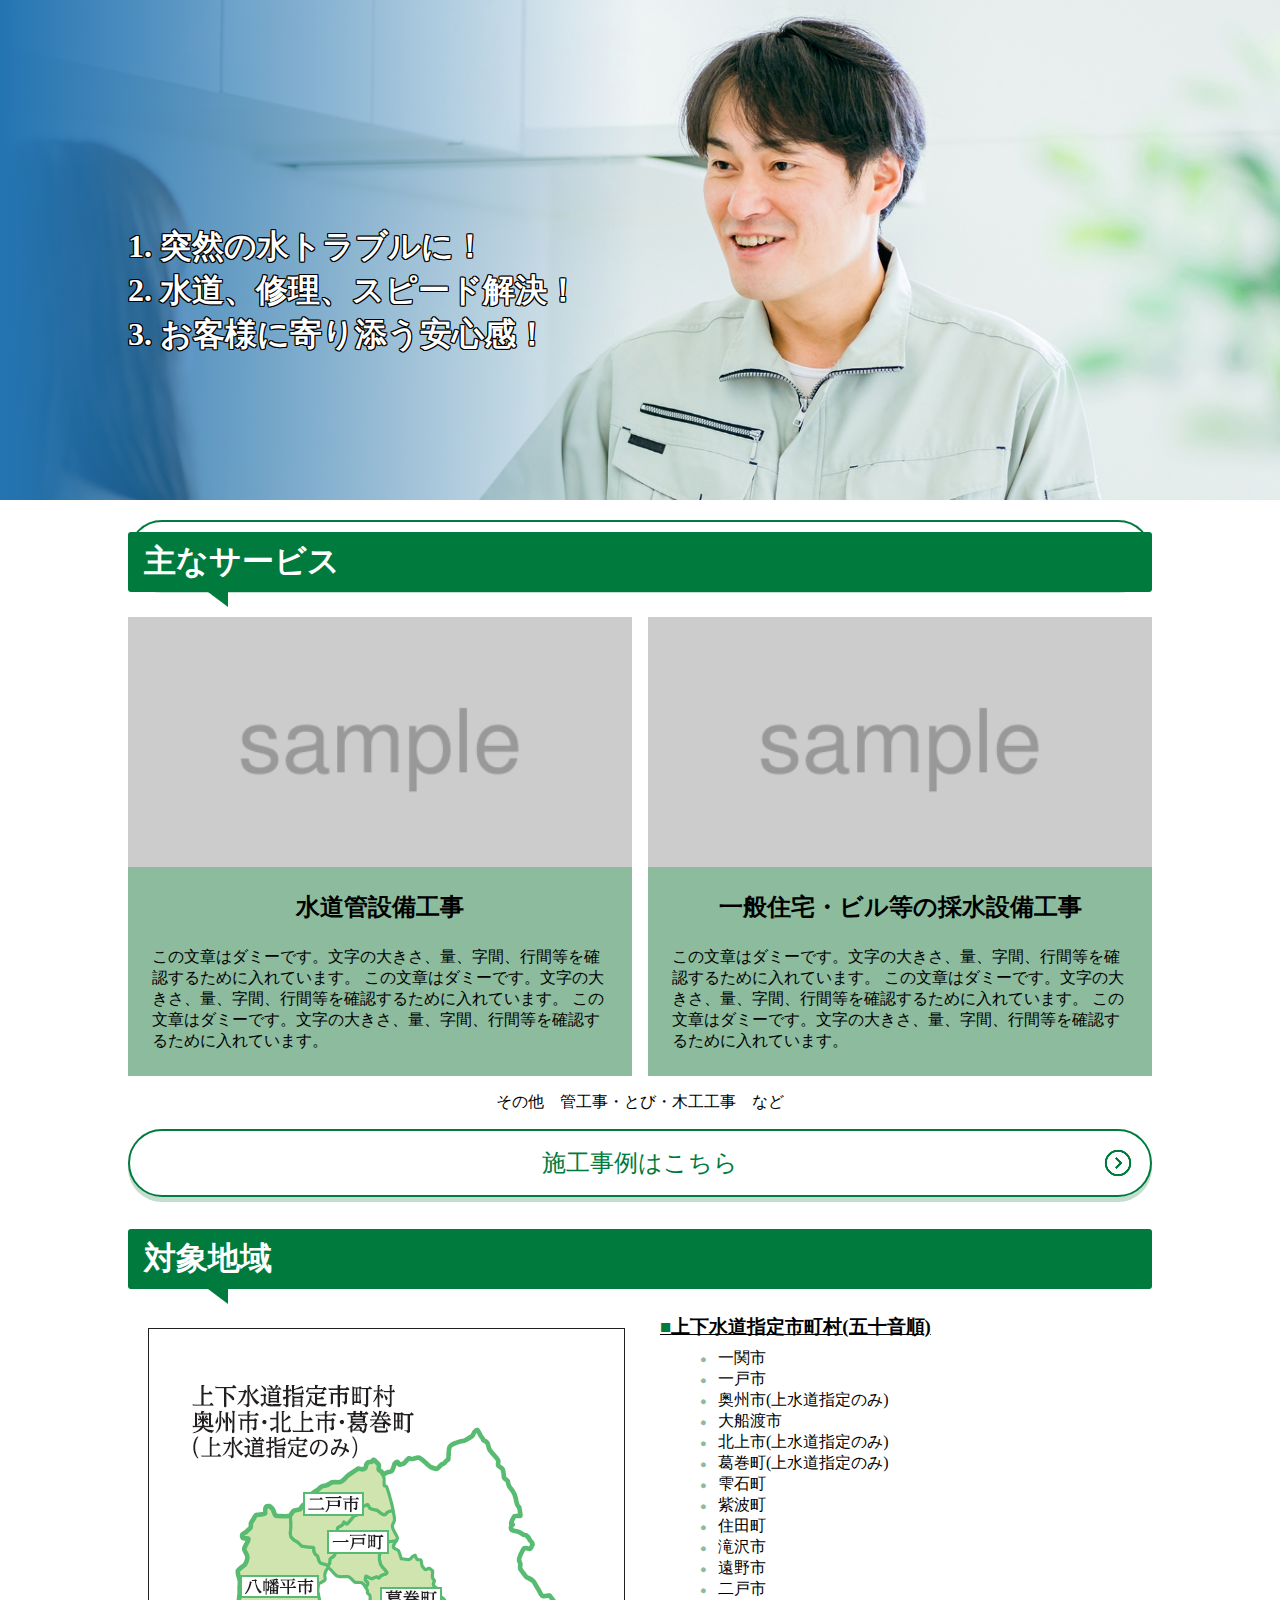
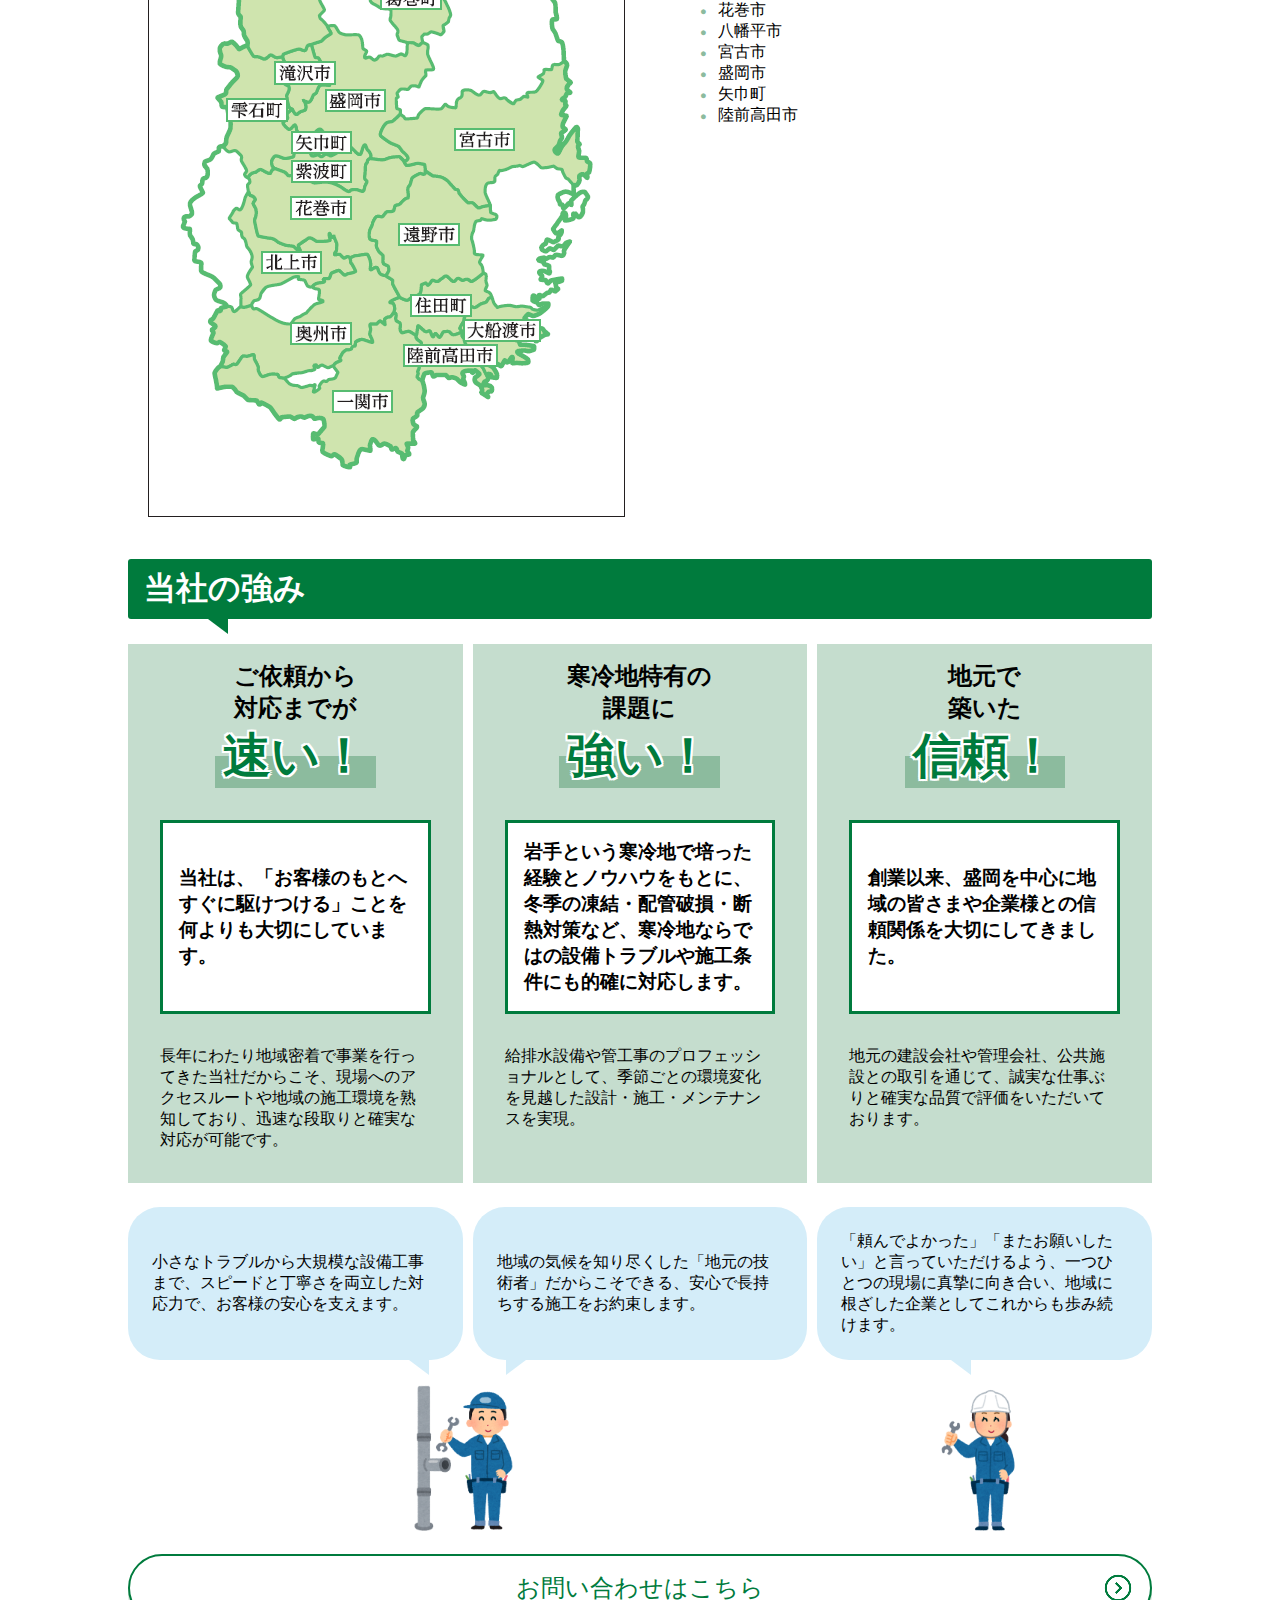
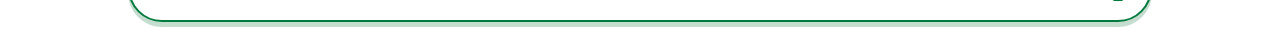
<file: html/index.html>
<!DOCTYPE html>
<html lang="ja">
<head>
    <meta charset="UTF-8">
    <meta name="viewport" content="width=device-width, initial-scale=1.0">
    <title>トップページ | 早池峰設備工業</title>
    <link rel="stylesheet" href="../css/index-style.css">
</head>
<body>
    <header></header>
    <main>
      <div id="index-hero">
        <img src="../img/index_hero.jpg" alt="キッチンで女性に笑顔で話しかける作業着姿の男性" id="index-hero-img">
        <div class="img-gradation"></div>
        <div id="index-text">
          <h1>1. 突然の水トラブルに！</h1>
          <h1>2. 水道、修理、スピード解決！</h1>
          <h1>3. お客様に寄り添う安心感！</h1>
        </div>
        <a href="#" class="primary-button index-hero-button">まずはお気軽にお問い合わせください！</a>
      </div>

      <div class="main-content">
        <section id="main-service" class="margin-bottom-2rem">
          <h1 class="section-heading">主なサービス</h1>
          <div class="card-photo-container flex-gap1">
            <div class="card-photo">
              <img src="../img/sample.png" alt="">
              <h2>水道管設備工事</h2>
              <p>
                この文章はダミーです。文字の大きさ、量、字間、行間等を確認するために入れています。
                この文章はダミーです。文字の大きさ、量、字間、行間等を確認するために入れています。
                この文章はダミーです。文字の大きさ、量、字間、行間等を確認するために入れています。
              </p>
            </div>
            <div class="card-photo">
              <img src="../img/sample.png" alt="">
              <h2>一般住宅・ビル等の採水設備工事</h2>
              <p>
                この文章はダミーです。文字の大きさ、量、字間、行間等を確認するために入れています。
                この文章はダミーです。文字の大きさ、量、字間、行間等を確認するために入れています。
                この文章はダミーです。文字の大きさ、量、字間、行間等を確認するために入れています。
              </p>
            </div>
          </div>
          <p class="text-center margin-bottom-1rem">その他　管工事・とび・木工工事　など</p>
          <a href="#" class="primary-button">施工事例はこちら</a>
        </section>

        <section id="subject-area" class="margin-bottom-2rem">
          <h1 class="section-heading">対象地域</h1>
          <div class="flex-gap1">
            <img src="../img/subject-area.png" alt="">
            <div class="subject-list">
              <h3>上下水道指定市町村(五十音順)</h3>
              <ul>
                <li>一関市</li>
                <li>一戸市</li>
                <li>奥州市(上水道指定のみ)</li>
                <li>大船渡市</li>
                <li>北上市(上水道指定のみ)</li>
                <li>葛巻町(上水道指定のみ)</li>
                <li>雫石町</li>
                <li>紫波町</li>
                <li>住田町</li>
                <li>滝沢市</li>
                <li>遠野市</li>
                <li>二戸市</li>
                <li>花巻市</li>
                <li>八幡平市</li>
                <li>宮古市</li>
                <li>盛岡市</li>
                <li>矢巾町</li>
                <li>陸前高田市</li>
              </ul>
            </div>
          </div>
        </section>

        <section id="our-strength" class="margin-bottom-2rem">
          <h1 class="section-heading">当社の強み</h1>
          <div class="strength-container">

            <h3 class="strength-grid1">
              <span>ご依頼から</span>
              <span>対応までが</span>
              <span class="strong">速い！</span>
            </h3>
            <p class="strength-grid2">
              <span class="strength-explain">当社は、「お客様のもとへすぐに駆けつける」ことを何よりも大切にしています。</span>
            </p>
            <p class="strength-grid3">長年にわたり地域密着で事業を行ってきた当社だからこそ、現場へのアクセスルートや地域の施工環境を熟知しており、迅速な段取りと確実な対応が可能です。</p>
            <div class="strength-grid4 speech-balloon">
              <p>小さなトラブルから大規模な設備工事まで、スピードと丁寧さを両立した対応力で、お客様の安心を支えます。</p>
            </div>

            <h3 class="strength-grid5">
              <span>寒冷地特有の</span>
              <span>課題に</span>
              <span class="strong">強い！</span>
            </h3>
            <p class="strength-grid6">
              <span class="strength-explain">岩手という寒冷地で培った経験とノウハウをもとに、冬季の凍結・配管破損・断熱対策など、寒冷地ならではの設備トラブルや施工条件にも的確に対応します。</span>
            </p>
            <p class="strength-grid7">給排水設備や管工事のプロフェッショナルとして、季節ごとの環境変化を見越した設計・施工・メンテナンスを実現。</p>
            <div class="strength-grid8 speech-balloon">
              <p>地域の気候を知り尽くした「地元の技術者」だからこそできる、安心で長持ちする施工をお約束します。</p>
            </div>

            <h3 class="strength-grid9">
              <span>地元で</span>
              <span>築いた</span>
              <span class="strong">信頼！</span>
            </h3>
            <p class="strength-grid10">
              <span class="strength-explain">創業以来、盛岡を中心に地域の皆さまや企業様との信頼関係を大切にしてきました。</span>
            </p>
            <p class="strength-grid11">地元の建設会社や管理会社、公共施設との取引を通じて、誠実な仕事ぶりと確実な品質で評価をいただいております。</p>
            <div class="strength-grid12 speech-balloon">
              <p>「頼んでよかった」「またお願いしたい」と言っていただけるよう、一つひとつの現場に真摯に向き合い、地域に根ざした企業としてこれからも歩み続けます。</p>
            </div>

            <div class="strength-grid13">
              <img src="../img/job_haikankou.png" alt="">
            </div>

            <div class="strength-grid14">
              <img src="../img/job_seibishi_helmet_woman.png" alt="">
            </div>
          </div>

          <a href="#" class="primary-button">お問い合わせはこちら</a>
        </section>

      </div>
    </main>
    <footer></footer>
</body>
</html>
</file>
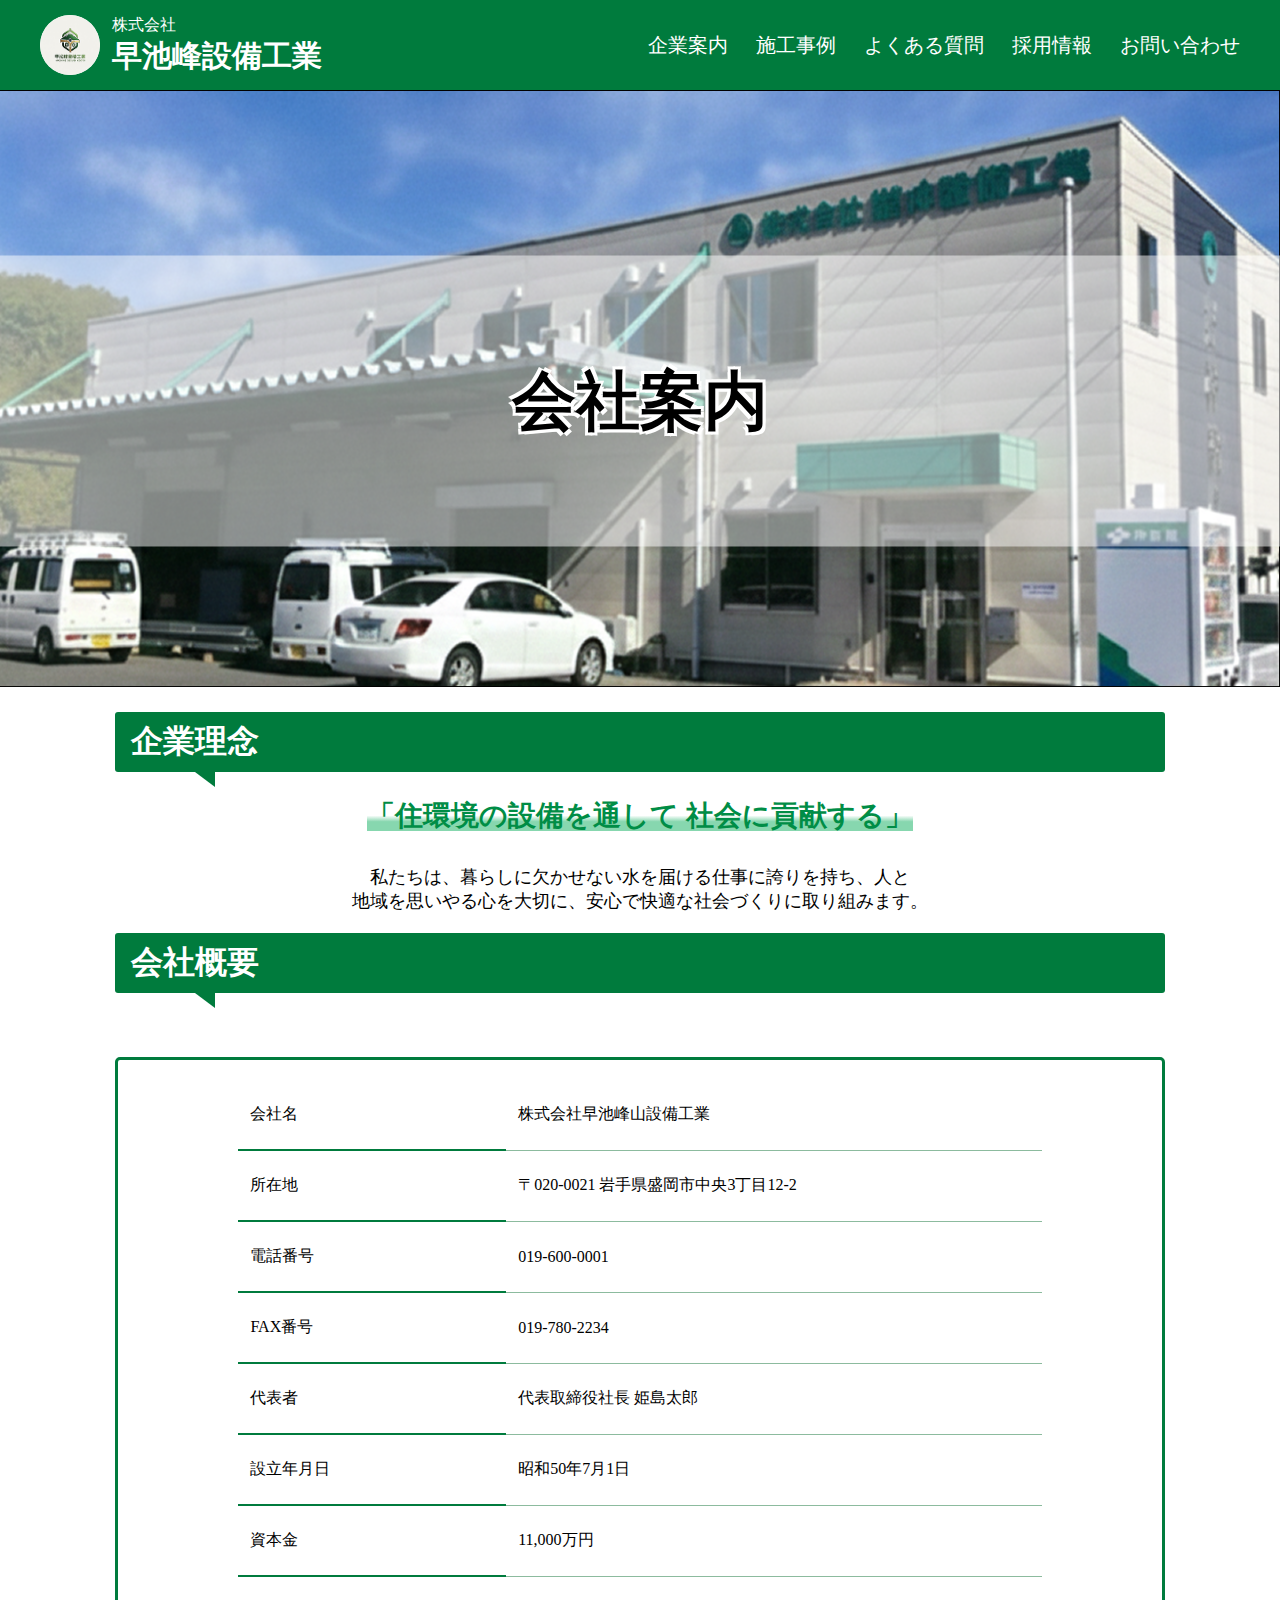
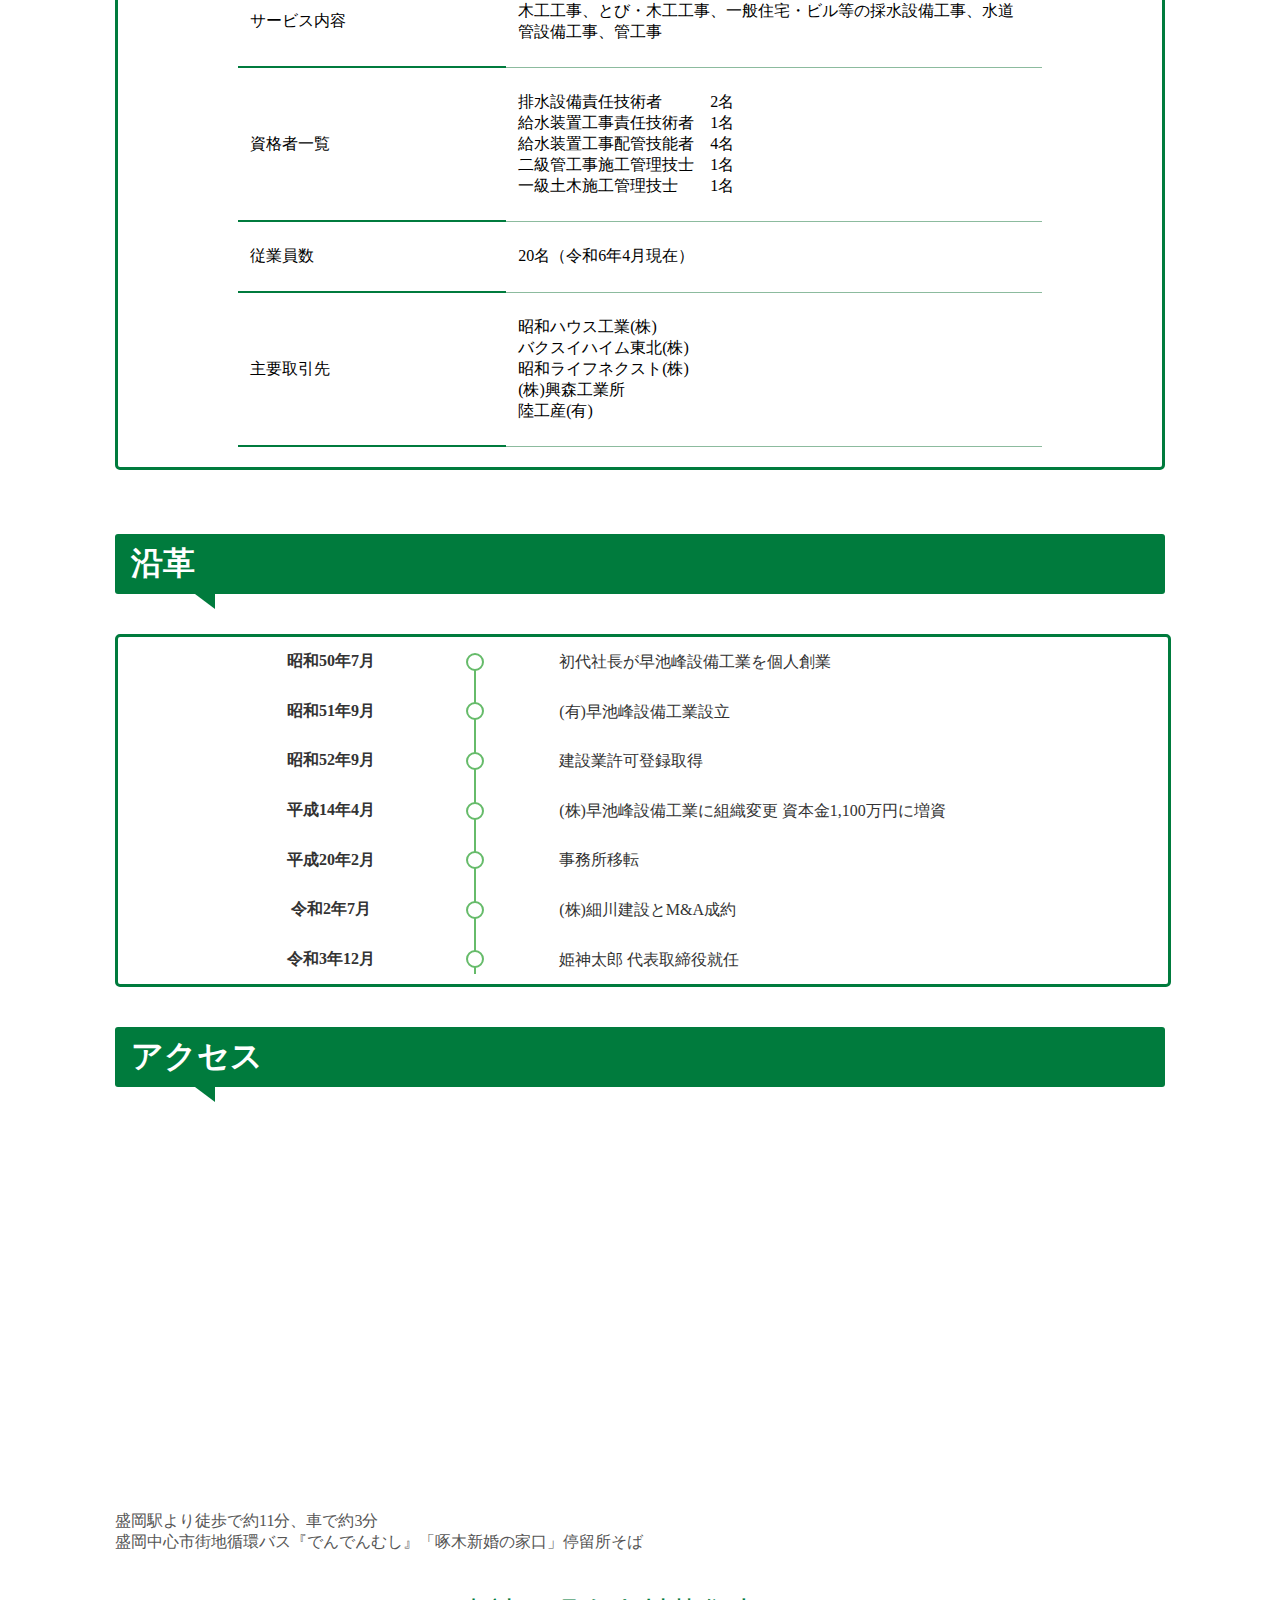
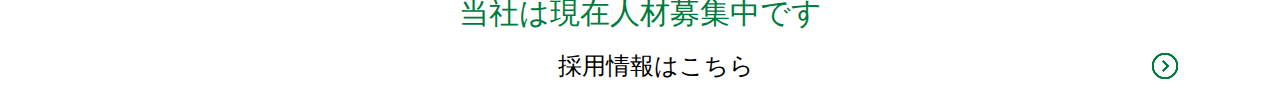
<file: html/about-us.html>
<!DOCTYPE html>
<html lang="en">

<head>
    <meta charset="UTF-8">
    <meta name="viewport" content="width=device-width, initial-scale=1.0">
    <title>会社案内</title>
    <link rel="stylesheet" href="../css/about-style.css">
</head>

<body>
    <header class="site-header">
        <div class="header-inner">

            <div class="logo-area">
                <img src="../img/Ellipse 11.png" alt="会社ロゴ" class="logo">
                <div class="company-name">株式会社<br><span  class="company-name2">早池峰設備工業</span></div>
            </div>

            <nav class="nav">
                <ul>
                    <li><a href="#">企業案内</a></li>
                    <li><a href="#">施工事例</a></li>
                    <li><a href="#">よくある質問</a></li>
                    <li><a href="#">採用情報</a></li>
                    <li><a href="#">お問い合わせ</a></li>
                </ul>
            </nav>

        </div>
    </header>
    <main>
        <div class="hero">
            <img src="../img/早池峰設備工業外装 1.png" alt="会社案内画像">
            <div class="hero-text">
                <p>会社案内</p>
            </div>
        </div>
        <div class="all-content">
            <div class="Corporate philosophy">
                <h1 class="section-heading">企業理念</h1>
                <h2 class="philosophy-title">
                    <span>「住環境の設備を通して 社会に貢献する」</span>
                </h2>
                <p class="philosophy-text">私たちは、暮らしに欠かせない水を届ける仕事に誇りを持ち、人と<br>
                    地域を思いやる心を大切に、安心で快適な社会づくりに取り組みます。</p>
            </div>
            <h1 class="section-heading">会社概要</h1>
            <div class="recruitment-container">
                <div class="recruitment-table">
                    <table>
                        <tr>
                            <th>会社名</th>
                            <td>株式会社早池峰山設備工業</td>
                        </tr>
                        <tr>
                            <th>所在地</th>
                            <td>〒020-0021 岩手県盛岡市中央3丁目12-2</td>
                        </tr>
                        <tr>
                            <th>電話番号</th>
                            <td>019-600-0001</td>
                        </tr>
                        <tr>
                            <th>FAX番号</th>
                            <td>019-780-2234</td>
                        </tr>
                        <tr>
                            <th>代表者</th>
                            <td>代表取締役社長 姫島太郎</td>
                        </tr>
                        <tr>
                            <th>設立年月日</th>
                            <td>昭和50年7月1日</td>
                        </tr>
                        <tr>
                            <th>資本金</th>
                            <td>11,000万円</td>
                        </tr>
                        <tr>
                            <th>サービス内容</th>
                            <td>木工工事、とび・木工工事、一般住宅・ビル等の採水設備工事、水道管設備工事、管工事</td>
                        </tr>
                        <tr>
                            <th>資格者一覧</th>
                            <td>
                                <span class="text">排水設備責任技術者　　　2名</span>
                                <span class="text">給水装置工事責任技術者　1名</span>
                                <span class="text">給水装置工事配管技能者　4名</span>
                                <span class="text">二級管工事施工管理技士　1名</span>
                                <span class="text">一級土木施工管理技士　　1名</span>
                            </td>
                        </tr>
                        <tr>
                            <th>従業員数</th>
                            <td>20名（令和6年4月現在）</td>
                        </tr>
                        <tr>
                            <th>主要取引先</th>
                            <td><span class="text">昭和ハウス工業(株)</span>
                                <span class="text">バクスイハイム東北(株)</span>
                                <span class="text">昭和ライフネクスト(株)</span>
                                <span class="text">(株)興森工業所</span>
                                <span class="text">陸工産(有)</span>
                            </td>
                        </tr>
                    </table>
                </div>
            </div>
            <h1 class="section-heading">沿革</h1>
            <ul class="history">
                <li>
                    <span class="history-date">昭和50年7月</span>
                    <span class="history-content">初代社長が早池峰設備工業を個人創業</span>
                </li>
                <li>
                    <span class="history-date">昭和51年9月</span>
                    <span class="history-content">(有)早池峰設備工業設立</span>
                </li>
                <li>
                    <span class="history-date">昭和52年9月</span>
                    <span class="history-content">建設業許可登録取得</span>
                </li>
                <li>
                    <span class="history-date">平成14年4月</span>
                    <span class="history-content">(株)早池峰設備工業に組織変更 資本金1,100万円に増資</span>
                </li>
                <li>
                    <span class="history-date">平成20年2月</span>
                    <span class="history-content">事務所移転</span>
                </li>
                <li>
                    <span class="history-date">令和2年7月</span>
                    <span class="history-content">(株)細川建設とM&amp;A成約</span>
                </li>
                <li>
                    <span class="history-date">令和3年12月</span>
                    <span class="history-content">姫神太郎 代表取締役就任</span>
                </li>
            </ul>

            <h1 class="section-heading">アクセス</h1>
            <iframe
                src="https://www.google.com/maps/embed?pb=!1m18!1m12!1m3!1d2202.206340727779!2d141.13918177439078!3d39.70594589859582!2m3!1f0!2f0!3f0!3m2!1i1024!2i768!4f13.1!3m3!1m2!1s0x5f857637537b97ef%3A0xd2c10c797f35bb2!2z44CSMDIwLTAwMjEg5bKp5omL55yM55ub5bKh5biC5Lit5aSu6YCa77yT5LiB55uu77yR77yS4oiS77yS!5e1!3m2!1sja!2sjp!4v1765761855428!5m2!1sja!2sjp"
                style="border:0;" allowfullscreen="" loading="lazy"
                referrerpolicy="no-referrer-when-downgrade"></iframe>

            <p class="maps">盛岡駅より徒歩で約11分、車で約3分<br>
                盛岡中心市街地循環バス『でんでんむし』「啄木新婚の家口」停留所そば</p>

            <div class="Contact">
                <p class="request">当社は現在人材募集中です</p>
                <a href="#" class="primary-button">採用情報はこちら</a>
            </div>
        </div>
    </main>

    <footer></footer>
</body>

</html>
</file>
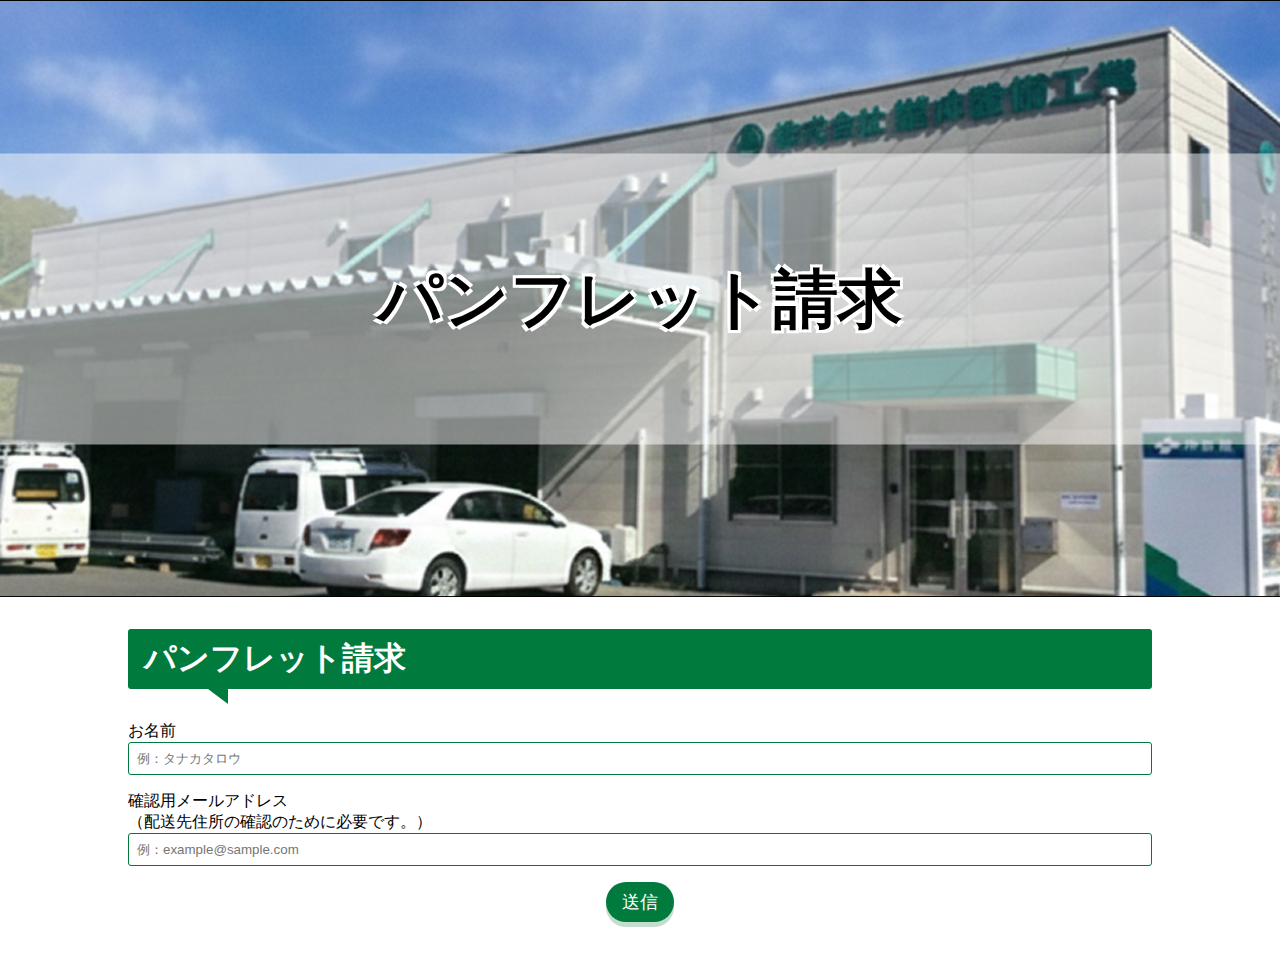
<file: html/brochure.html>
<!DOCTYPE html>
<html lang="ja">
<head>
    <meta charset="UTF-8">
    <meta name="viewport" content="width=device-width, initial-scale=1.0">
    <title>パンフレット請求 | 早池峰設備工業</title>
    <link rel="stylesheet" href="../css/brochure-style.css">
</head>
<body>
    <header></header>
    <main>
      <div class="hero">
        <img src="../img/brochure_hero.png" alt="早池峰設備工業　外観">
        <div class="hero-text">
          <p>パンフレット請求</p>
        </div>
      </div>
      <div class="main-content">
        <section class="margin-bottom-2rem">
          <h1 class="section-heading">パンフレット請求</h1>
          <form id="contact-form">
            <div class="form-item">
              <label for="name">お名前</label>
              <input type="text" name="name" placeholder="例：タナカタロウ" >
            </div>
            <div class="form-item">
              <label for="mail-address">確認用メールアドレス<br>（配送先住所の確認のために必要です。）</label>
              <input type="email" name="mail-address" placeholder="例：example@sample.com">
            </div>
            <button type="submit">送信</button>
          </form>
        </section>
      </div>
    </main>
    <footer></footer>
</body>
</html>
</file>
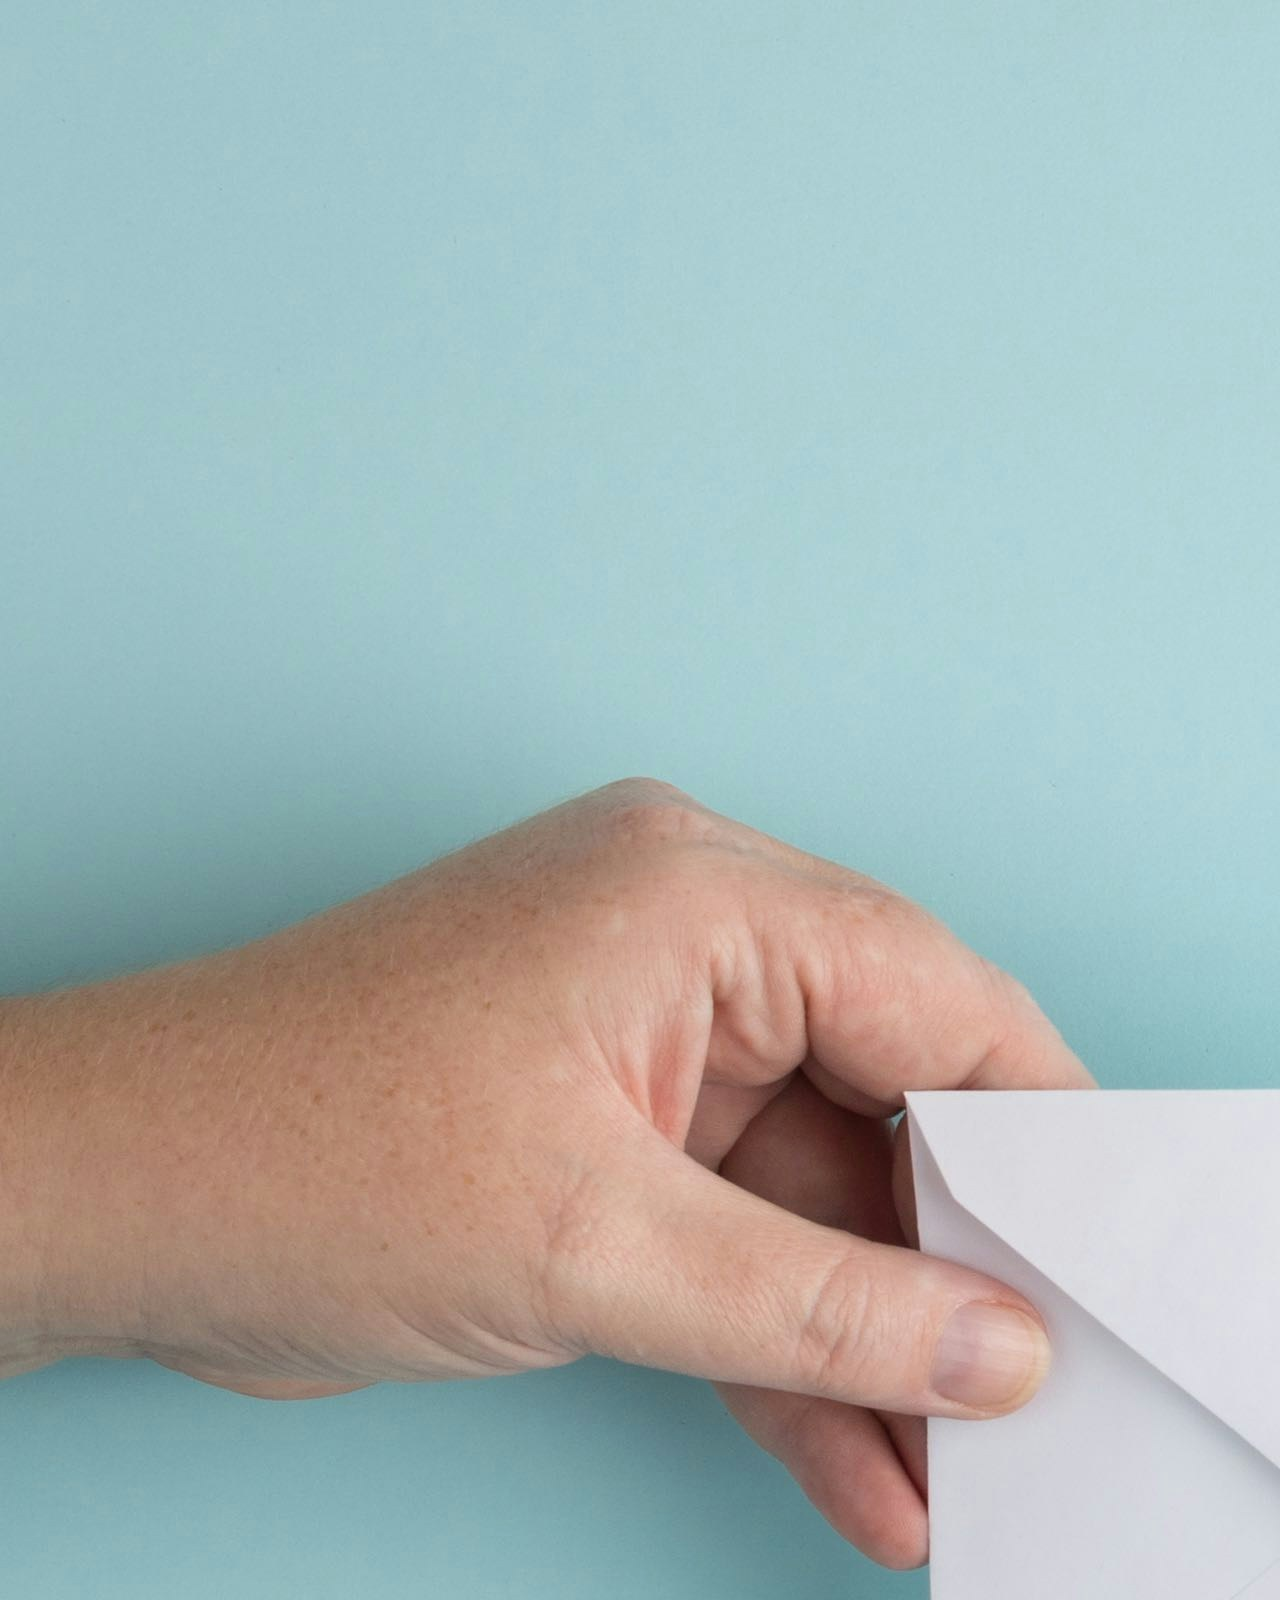
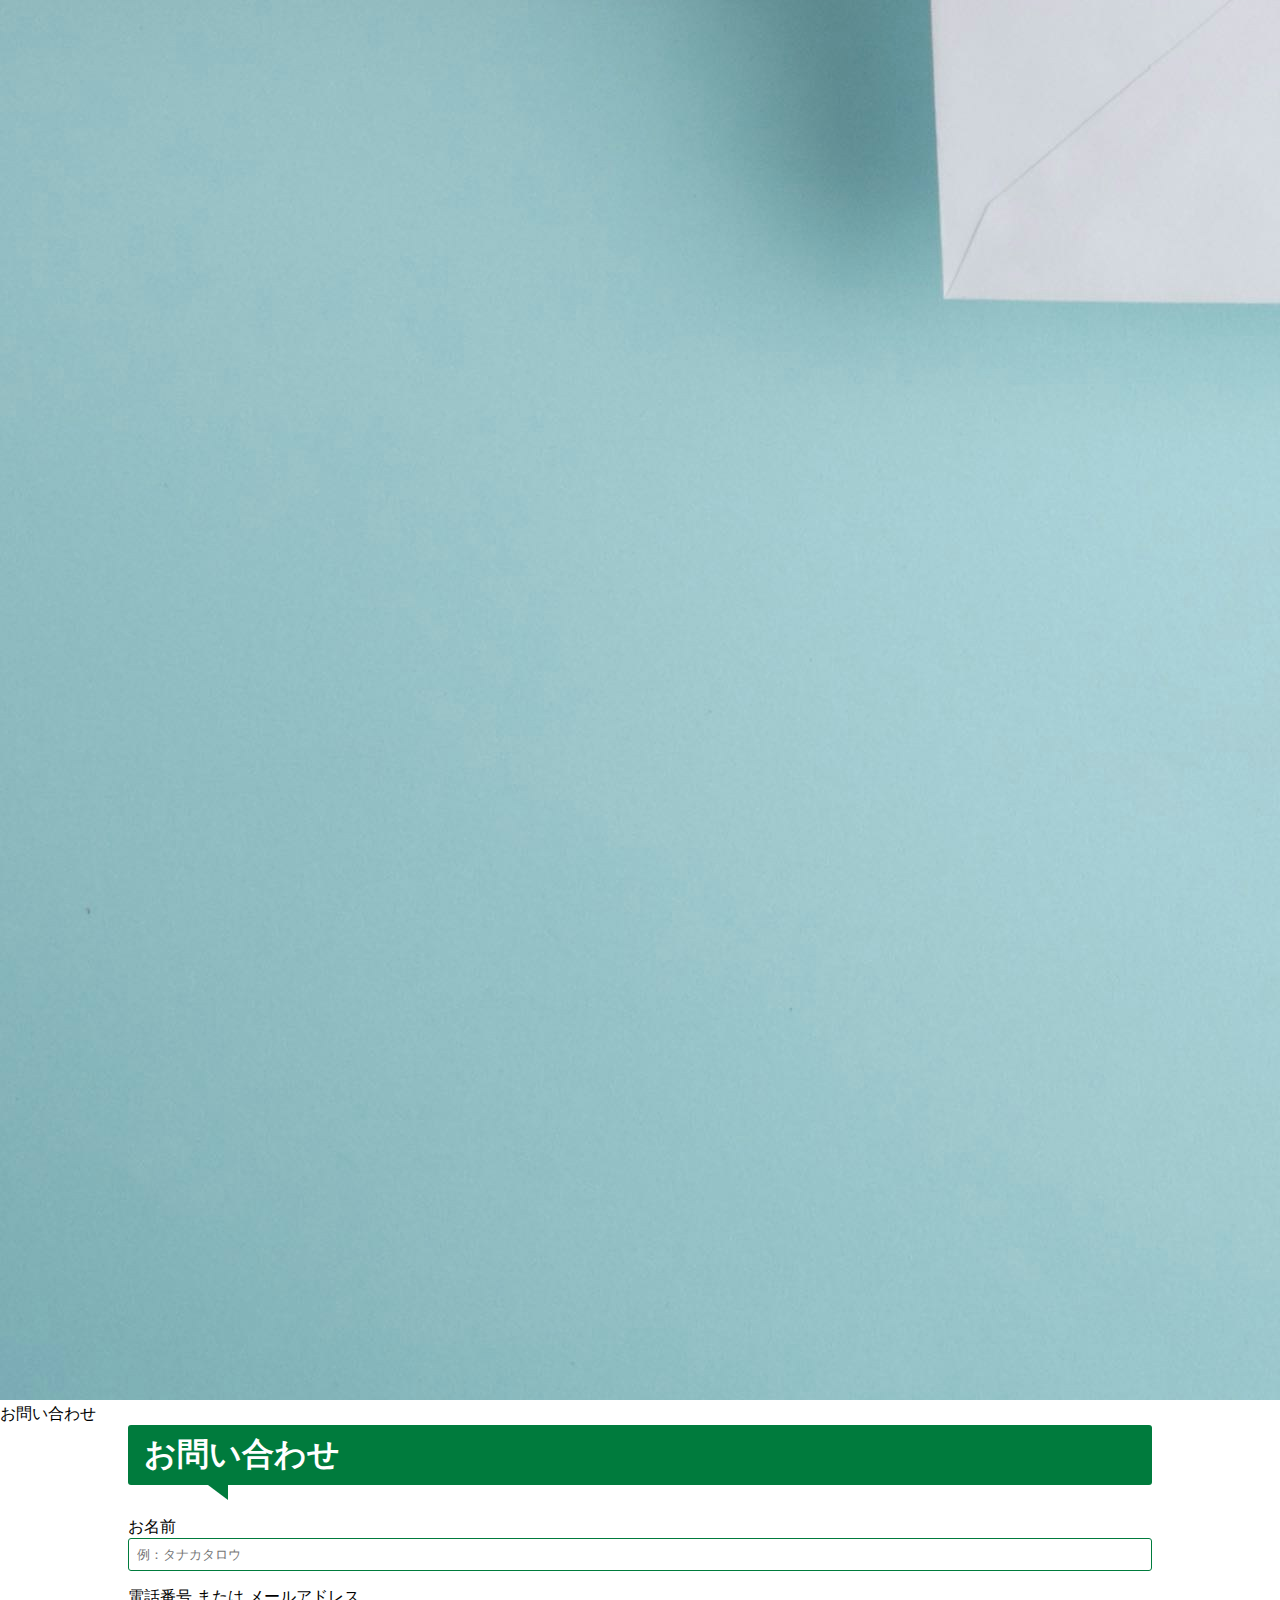
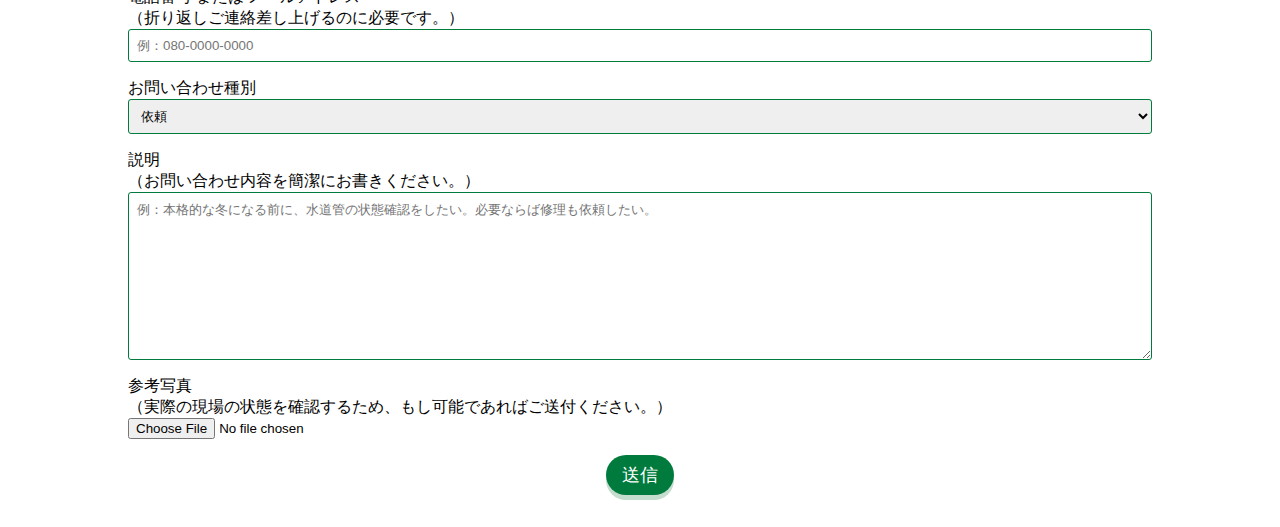
<file: html/contact.html>
<!DOCTYPE html>
<html lang="ja">
<head>
    <meta charset="UTF-8">
    <meta name="viewport" content="width=device-width, initial-scale=1.0">
    <title>お問い合わせ | 早池峰設備工業</title>
    <link rel="stylesheet" href="../css/contact-style.css">
</head>
<body>
    <header></header>
    <main>
      <div class="hero">
        <img src="../img/contact_hero.jpg" alt="便箋を持つ手">
        <div class="hero-text">
            <p>お問い合わせ</p>
        </div>
      </div>
      <div class="main-content">
        <section class="margin-bottom-2rem">
          <h1 class="section-heading">お問い合わせ</h1>
          <form id="contact-form">
            <div class="form-item">
              <label for="name">お名前</label>
              <input type="text" name="name" placeholder="例：タナカタロウ" >
            </div>
            <div class="form-item">
              <label for="contact-info">電話番号 または メールアドレス<br>（折り返しご連絡差し上げるのに必要です。）</label>
              <input type="text" name="contact-info" placeholder="例：080-0000-0000">
            </div>
            <div class="form-item">
              <label for="genre">お問い合わせ種別</label>
              <select name="genre">
                <option value="依頼">依頼</option>
                <option value="相談">相談</option>
                <option value="その他">その他</option>
              </select>
            </div>
            <div class="form-item">
              <label for="describe">説明<br>（お問い合わせ内容を簡潔にお書きください。）</label>
              <textarea name="describe" rows="10" placeholder="例：本格的な冬になる前に、水道管の状態確認をしたい。必要ならば修理も依頼したい。"></textarea>
            </div>
            <div class="form-item">
              <label for="reference">参考写真<br>（実際の現場の状態を確認するため、もし可能であればご送付ください。）</label>
              <input type="file" name="reference">
            </div>
            <button type="submit">送信</button>
          </form>
        </section>
      </div>
    </main>
    <footer></footer>
</body>
</html>
</file>
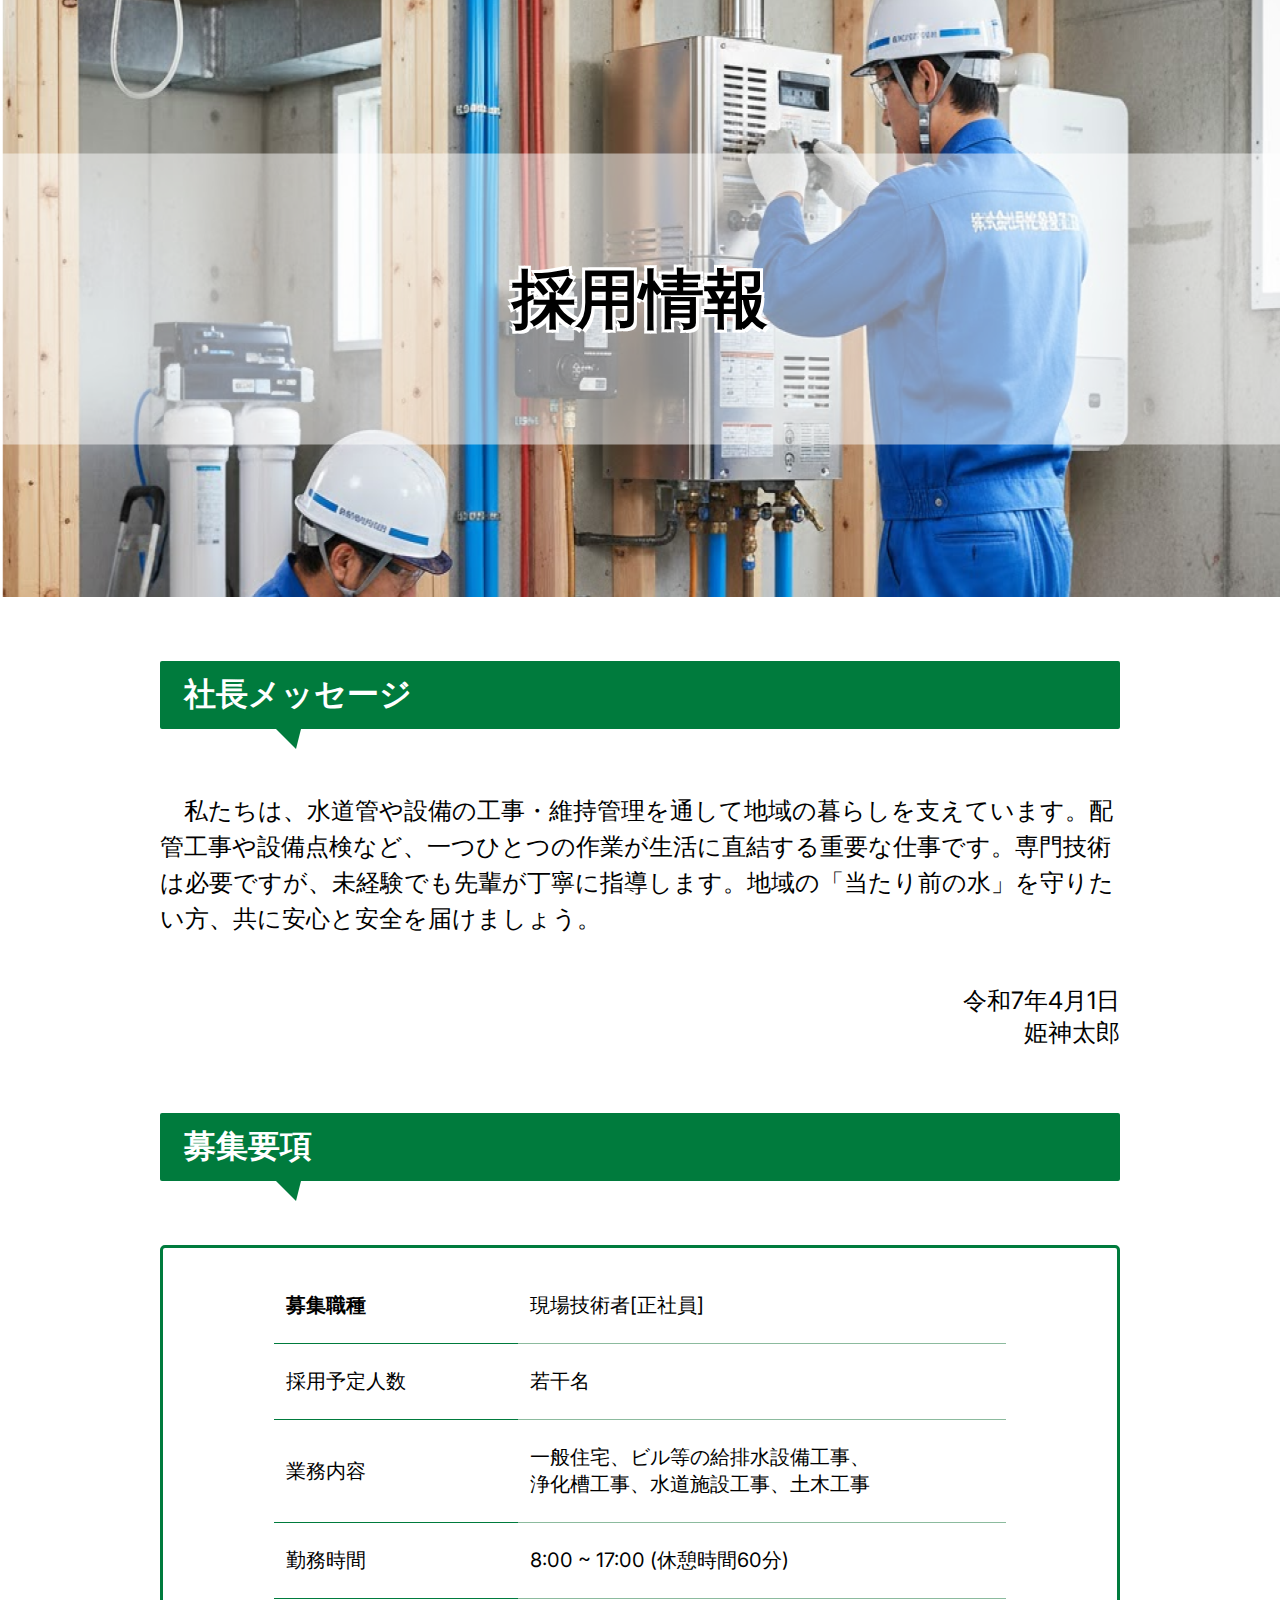
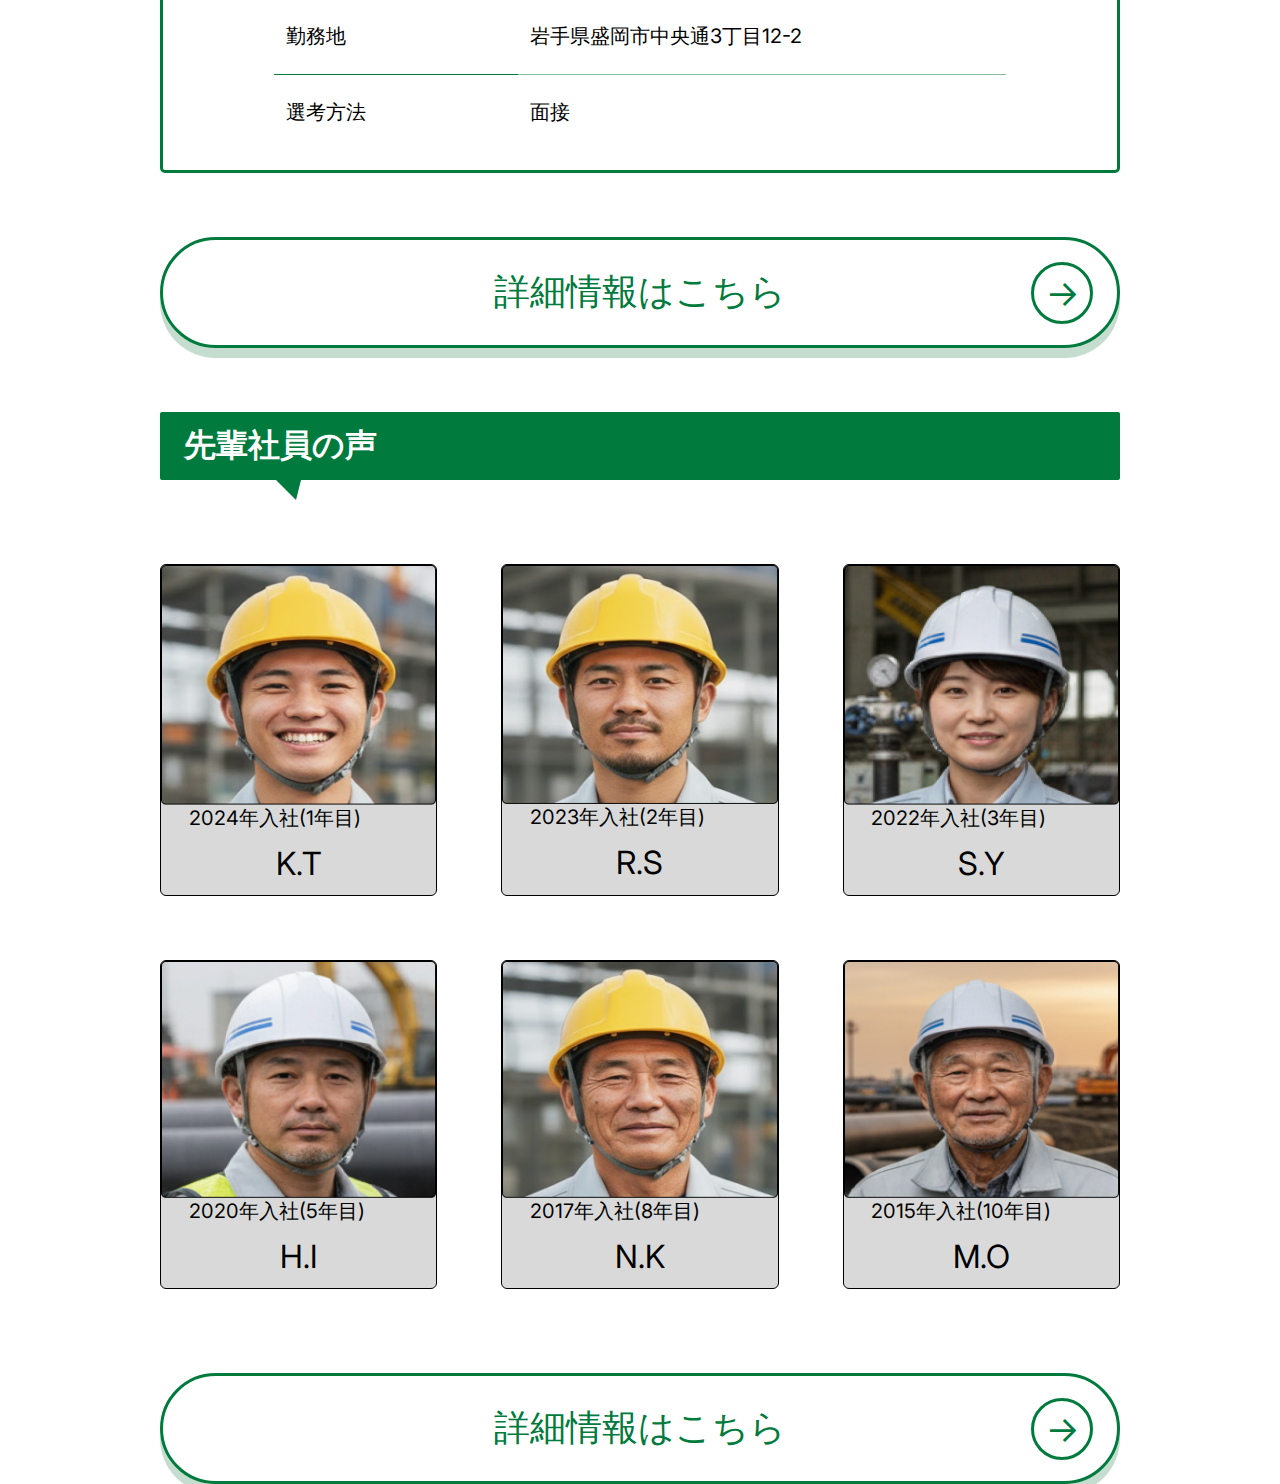
<file: html/recruitment.html>
<!DOCTYPE html>
<html lang="en">
<head>
    <meta charset="UTF-8">
    <meta name="viewport" content="width=device-width, initial-scale=1.0">
    <title>Document</title>
    <link rel="stylesheet" href="../css/recruitment.css">
    <link rel="preconnect" href="https://fonts.googleapis.com">
    <link rel="preconnect" href="https://fonts.gstatic.com" crossorigin>
    <link href="https://fonts.googleapis.com/css2?family=Inter:ital,opsz,wght@0,14..32,100..900;1,14..32,100..900&display=swap" rel="stylesheet">
</head>
<body>
    <header></header>
    <div class="container">
        <!-- Hero -->
        <div class="hero">
            <img src="../img/recruit-hero.png" alt="">
            <div class="hero-text">
                <p>採用情報</p>
            </div>
        </div>
        <div class="main-content">
            <!-- セクション名-社長メッセージ -->
            <h1 class="section-title">社長メッセージ</h1>
            <p class="section-text">　私たちは、水道管や設備の工事・維持管理を通して地域の暮らしを支えています。配管工事や設備点検など、一つひとつの作業が生活に直結する重要な仕事です。専門技術は必要ですが、未経験でも先輩が丁寧に指導します。地域の「当たり前の水」を守りたい方、共に安心と安全を届けましょう。</p>
            <div class="section-auther">
                <p>令和7年4月1日</p>
                <p>姫神太郎</p>
            </div>
            <!-- セクション名-募集要項 -->
            <h1 class="section-title">募集要項</h1>
            <div class="recruitment-container">
                <div class="recruitment-table">
                    <table>
                        <tr>
                            <th><span class="bold">募集職種</span></th>
                            <td>現場技術者[正社員]</td>
                        </tr>
                        <tr>
                            <th>採用予定人数</th>
                            <td>若干名</td>
                        </tr>
                        <tr>
                            <th>業務内容</th>
                            <td><span class="line">一般住宅、ビル等の給排水設備工事、</span><span class="line">浄化槽工事、水道施設工事、土木工事</span></td>
                        </tr>
                        <tr>
                            <th>勤務時間</th>
                            <td>8:00 ~ 17:00 (休憩時間60分)</td>
                        </tr>
                        <tr>
                            <th>勤務地</th>
                            <td>岩手県盛岡市中央通3丁目12-2</td>
                        </tr>
                        <tr>
                            <th class="border-none">選考方法</th>
                            <td class="border-none">面接</td>
                        </tr>
                    </table>
                </div>
            </div>
            <!-- 遷移ボタン -->
            <div class="recruitment-link">
                <a href="#">詳細情報はこちら</a>
                <span class="arrow">→</span>
            </div>
            <!-- セクション名-先輩社員の声 -->
            <h1 class="section-title">先輩社員の声</h1>
            <div class="recruitment-card-container">
                <div class="recruitment-card">
                    <img src="../img/recruit-peaple.png" alt="">
                    <div class="recruitment-card-text">
                        <p>2024年入社(1年目)</p>
                        <p class="center">K.T</p>
                    </div>
                </div>
                <div class="recruitment-card">
                    <img src="../img/recruit-peaple1.png" alt="">
                    <div class="recruitment-card-text">
                        <p>2023年入社(2年目)</p>
                        <p class="center">R.S</p>
                    </div>
                </div>
                <div class="recruitment-card">
                    <img src="../img/recruit-peaple2.png" alt="">
                    <div class="recruitment-card-text">
                        <p>2022年入社(3年目)</p>
                        <p class="center">S.Y</p>
                    </div>
                </div>
                <div class="recruitment-card">
                    <img src="../img/recruit-peaple3.png" alt="">
                    <div class="recruitment-card-text">
                        <p>2020年入社(5年目)</p>
                        <p class="center">H.I</p>
                    </div>
                </div>
                <div class="recruitment-card">
                    <img src="../img/recruit-peaple4.png" alt="">
                    <div class="recruitment-card-text">
                        <p>2017年入社(8年目)</p>
                        <p class="center">N.K</p>
                    </div>
                </div>
                <div class="recruitment-card">
                    <img src="../img/recruit-peaple5.png" alt="">
                    <div class="recruitment-card-text">
                        <p>2015年入社(10年目)</p>
                        <p class="center">M.O</p>
                    </div>
                </div>
            </div>
            <!-- 遷移ボタン -->
            <div class="recruitment-link">
                <a href="#">詳細情報はこちら</a>
                <span class="arrow">→</span>
            </div>
        </div>
    </div>
    <footer></footer>
</body>
</html>
</file>
<file: css/index-style.css>
@charset "utf-8";

:root {
	--check-red: #ff0000;
  --check-pink: #f700ff;
  --check-purple: #a600ff;
  --check-sky: #0099ff;
  --check-blue: #0000ff;
  --check-green: #00ff73;
  --check-yellow: #ffee00;
  --check-orange: #ff9d00;

  --main-green: #007b3d;
  --sub-green: #8cbb9e;
  --shadow-green: #c5ddce;
  --skyblue: #d4edf9;
}

*, *::before, *::after {
  box-sizing: border-box;
}

html, body, main, div, span, h1, h2, h3, h4, p, ol, ul, li {
  margin: 0;
  padding: 0;
}

html {
  font-size: 16px;
}

.primary-button {
  display: block;
  position: relative;
  margin-bottom: 0.5rem;
  padding: 1rem;
  font-size: 1.5rem;
  color: var(--main-green);
  background-color: white;
  width: 100%;
  text-decoration: none;
  text-align: center;
  border: 2px solid var(--main-green);
  border-radius: 100vmax;
  box-shadow: 0 5px var(--shadow-green);
}

.primary-button:hover {
  transform: translateY(-5px);
  box-shadow: 0 10px var(--shadow-green);
}

.primary-button::after {
  position: absolute;
  content: url(../img/primary-button_icon.png);
  top: 25%;
  right: 1rem;
  height: 2rem;
}

.section-heading {
  position: relative;
  background-color: var(--main-green);
  font-size: 2rem;
  color: white;
  border-radius: 3px;
  padding: 0.5rem 1rem;
  margin-bottom: 25px;
}

.section-heading:after {
  position: absolute;
  content: '';
  top: 100%;
  left: 5rem;
  border-top: 15px solid var(--main-green);
  border-left: 20px solid transparent;
  width: 0;
  height: 0;
}

.text-center {
  text-align: center;
}

.margin-bottom-1rem {
  margin-bottom: 1rem;
}

.margin-bottom-2rem {
  margin-bottom: 2rem;
}

.flex-gap1 {
  display: flex;
  gap: 1rem;
}

.main-content {
  width: 80%;
  margin: 0 auto;
}

#index-hero {
  height: 500px;
  width: 100%;
  margin-bottom: 2rem;
}

#index-hero-img {
	height: 500px;
	width: 100%;
	object-fit: cover;
  object-position: top;
  position: relative;
}

#index-text {
  position: absolute;
  top: 25%;
  left: 10%;
  color: white;
  text-shadow:1px 1px 0 black, -1px -1px 0 black,
              -1px 1px 0 black, 1px -1px 0 black,
              0 1px 0 black,  0 -1px 0 black,
              -1px 0 0 black, 1px 0 0 black;
}

.index-hero-button {
  position: absolute;
  bottom: 30%;
  left: 50%;
  -ms-transform: translate(-50%,-50%);
  -webkit-transform: translate(-50%,-50%);
  transform: translate(-50%,-50%);
  width: 80%;
}

.index-hero-button:hover {
  transform: translate(-50%, -50%) translateY(-5px);
}

.img-gradation {
background-image: linear-gradient(90deg, #2474B2FF, #00000000 50%);  position: absolute;
  top: 0;
  left: 0;
  width: 100%;
  height: 500px;
}

.card-photo-container {
  margin-bottom: 1rem;
}

.card-photo img {
  height: 250px;
  width: 100%;
  object-fit: cover;
  display: block;
}

.card-photo h2 {
  padding: 1.5rem;
  font-size: 1.5rem;
  text-align: center;
  background-color: var(--sub-green);
}

.card-photo p {
  padding: 1.5rem;
  padding-top: 0;
  background-color: var(--sub-green);
}

.subject-list {
  margin-bottom: 2rem;
}

.subject-list h3::before {
  content: '■';
  color: var(--main-green);
}

.subject-list h3 {
  text-decoration: underline;
}

.subject-list ul {
  margin-top: 0.5rem;
  margin-left: 2.5rem;
  list-style: none;
}

.subject-list ul li{
  display: flex;
  align-items: center;
}

.subject-list ul li::before{
  content: "●";
  color: var(--sub-green);
  font-size: 0.7em;
  margin-right: 1em;
}

.strength-container {
  display: grid;
  grid-template-columns: repeat(3, 1fr);
  grid-template-rows: repeat(4, 0.5fr);
  grid-column-gap: 10px;
  grid-row-gap: 0px;
}

.strength-container h3 {
  font-size: 1.5rem;
  display:flex;
  flex-direction: column;
	justify-content:center;
	align-items:center;
}

.strength-container h3 .strong {
  font-size: 3rem;
  padding: 0 0.5rem;
  background: linear-gradient(transparent 50%, var(--sub-green) 50%);
  color: var(--main-green);
  text-shadow:2px 2px 0 white, -2px -2px 0 white,
            -2px 2px 0 white, 2px -2px 0 white,
            0 2px 0 white,  0 -2px 0 white,
            -2px 0 0 white, 2px 0 0 white;
}

.strength-container .strength-explain {
  display: flex;
  justify-content:center;
	align-items:center;
  height: 100%;
  width: 100%;
  padding: 1rem;
  border: 3px solid var(--main-green);
  background-color: white;
  font-weight: bold;
  font-size: 1.2rem;
}

.strength-container .speech-balloon {
  background-color: var(--skyblue);
  margin: 1.5rem 0;
  border-radius: 2rem;
  padding: 1.5rem;
  display:flex;
	justify-content:center;
	align-items:center;
}

.strength-container img {
  height: 150px;
}

.strength-grid1,
.strength-grid2,
.strength-grid3,
.strength-grid4,
.strength-grid5,
.strength-grid6,
.strength-grid7,
.strength-grid8,
.strength-grid9,
.strength-grid10,
.strength-grid11,
.strength-grid12 {
  padding: 1rem 2rem;
  background-color: var(--shadow-green);
}

.strength-grid3,
.strength-grid7,
.strength-grid11 {
  padding-bottom: 2rem;
}

.strength-grid13,
.strength-grid14 {
  text-align: center;
  padding-bottom: 1rem;
}

.strength-grid1 {
  grid-area: 1 / 1 / 2 / 2;
  /* background-color: var(--check-blue); */
}

.strength-grid2 {
  grid-area: 2 / 1 / 3 / 2;
  /* background-color: var(--check-green); */
}

.strength-grid3 {
  grid-area: 3 / 1 / 4 / 2;
  /* background-color: var(--check-orange); */
}

.strength-grid4 {
  grid-area: 4 / 1 / 5 / 2;
  /* background-color: var(--check-pink); */
  position: relative;
}

.strength-grid4::after {
  position: absolute;
  content: '';
  top: 100%;
  right: 10%;
  border-top: 15px solid var(--skyblue);
  border-left: 20px solid transparent;
  width: 0;
  height: 0;
}

.strength-grid5 {
  grid-area: 1 / 2 / 2 / 3;
  /* background-color: var(--check-purple); */
}

.strength-grid6 {
  grid-area: 2 / 2 / 3 / 3;
  /* background-color: var(--check-red); */
}

.strength-grid7 {
  grid-area: 3 / 2 / 4 / 3;
  /* background-color: var(--check-sky); */
}

.strength-grid8 {
  grid-area: 4 / 2 / 5 / 3;
  /* background-color: var(--check-yellow); */
  position: relative;
}

.strength-grid8::after {
  position: absolute;
  content: '';
  top: 100%;
  left: 10%;
  border-top: 15px solid var(--skyblue);
  border-right: 20px solid transparent;
  width: 0;
  height: 0;
}

.strength-grid9 {
  grid-area: 1 / 3 / 2 / 4;
  /* background-color: var(--check-blue); */
}

.strength-grid10 {
  grid-area: 2 / 3 / 3 / 4;
  /* background-color: var(--check-green); */
}

.strength-grid11 {
  grid-area: 3 / 3 / 4 / 4;
  /* background-color: var(--check-orange); */
}

.strength-grid12 {
  grid-area: 4 / 3 / 5 / 4;
  /* background-color: var(--check-pink); */
  position: relative;
}

.strength-grid12::after {
  position: absolute;
  content: '';
  top: 100%;
  left: 40%;
  border-top: 15px solid var(--skyblue);
  border-left: 20px solid transparent;
  width: 0;
  height: 0;
}

.strength-grid13 {
  grid-area: 5 / 1 / 6 / 3;
  /* background-color: var(--check-purple); */
}

.strength-grid14 {
  grid-area: 5 / 3 / 6 / 4;
  /* background-color: var(--check-sky); */
}
</file>
<file: css/about-style.css>
* {
  font-family: "Inter", regular;
  margin: 0;
  padding: 0;
}

/* header */
.site-header {
  background-color: #007B3D;
  height: 90px;
}

.header-inner {
  max-width: 1200px;
  height: 100%;
  margin: 0 auto;
  padding: 0 20px;

  display: flex;
  align-items: center;
  justify-content: space-between;
}

.logo-area {
  display: flex;
  align-items: center;
  gap: 12px;
  color: #fff;
}

.logo {
  width: 60px;
  height: 60px;
  object-fit: contain;
  background-color: #fff;
  border-radius: 50%;
}

.company-name {
  font-size: 16px;
  font-weight: normal;
  line-height: 1.3;
}

.company-name2 {
  font-size: 30px;
  font-weight: bold;
}

.nav ul {
  display: flex;
  list-style: none;
  gap: 28px;
}

.nav a {
  color: #fff;
  text-decoration: none;
  font-size: 20px;
  font-weight: 500;
}

.nav a:hover {
  text-decoration: underline;
}


/* main */
/* Hero */
.hero {
  position: relative;
  width: 100%;
  height: 597px;
  padding-bottom: 25px;
}

.hero img {
  z-index: -1;
  width: 100%;
  height: 100%;
}

.hero-text {
  width: 100%;
  padding: 102px 0;
  position: absolute;
  top: 50%;
  left: 50%;
  transform: translate(-50%, -50%);
  background-color: rgba(255, 255, 255, 0.5);
  text-align: center;
}

.hero-text p {
  font-size: 64px;
  font-weight: bold;
  text-shadow: 3px 3px 0 #ffffff, -3px 3px 0 #ffffff, 3px -3px 0 #ffffff,
    -3px -3px 0 #ffffff;
}

.all-content {
    width: 1050px;
    margin: auto;
}

.section-heading {
  position: relative;
  background-color: #007b3d;
  color: white;
  border-radius: 3px;
  padding: 0.5rem 1rem;
  margin-bottom: 25px;
}

.section-heading:after {
  position: absolute;
  content: '';
  top: 100%;
  left: 5rem;
  border-top: 15px solid #007b3d;
  border-left: 20px solid transparent;
  width: 0;
  height: 0;
}

.recruitment-container {
  border: 3px solid #007b3d;
  border-radius: 5px;
  padding: 20px;
  margin: 64px 0px;
}

.recruitment-table {
  width: 80%;
  font-size: 16px;
  margin: auto;
}

table {
  border-collapse: collapse;
}

.bold {
  font-weight: bold;
}

.recruitment-table th {
  width: 20%;
  padding: 24px 12px;
  text-align: left;
  font-weight: normal;
  border-bottom: 2px solid #007b3d;
}

.recruitment-table td {
  width: 40%;
  text-align: left;
  border-bottom: 1px solid #8cbb9e;
  padding: 24px 12px;
}

.line {
  display: block;
}

.recruitment-table .border-none {
  border-bottom: none;
}

.text{
    display: block;
}

.philosophy-title {
    font-size: 28px;
    color: #008d46;
    text-align: center;
    margin-bottom: 30px;
}

.philosophy-title span {
    /* display: inline-block; */   
    background:linear-gradient(transparent 50%, #87d7af 70%);
}

.philosophy-text {
    font-size: 18px;
    text-align: center;
    padding-bottom: 20px;
}


.history {
    width: 100%;
    margin: 40px auto;
    border: 3px solid #007b3d;
    border-radius: 5px;
    background-color: #fff;

    list-style: none;
    position: relative;
}

/* 中央の縦ライン */
.history::before {
    content: '';
    position: absolute;
    top: 30px;
    bottom: 10px;
    left: 34%;
    width: 2px;
    background-color: #66bb6a;
    transform: translateX(-50%);
}

/* 中央ドット */
.history li::before {
    content: '';
    position: absolute;
    top: 50%;
    left: 34%;
    transform: translate(-50%, -50%);
    width: 14px;                     
    height: 14px;
    border-radius: 50%;
    background-color: #fff;
    border: 2px solid #66bb6a;
    z-index: 2;
}

/* 各行 */
.history li {
    display: flex;
    align-items: center;
    justify-content: space-between;
    position: relative;
    padding: 12px 0;
}

/* 日付（左） */
.history-date {
    width: 42%;
    text-align: center;
    font-weight: bold;
    color: #333;
}

/* 内容（右） */
.history-content {
    width: 60%;
    padding-left: 15px;
    line-height: 1.6;
    color: #333;
}


iframe {
    padding-top: 40px;
    width: 100%;
    height: 350px;
}

.maps {
    font-size: 16px;
    color: #555555;
    margin-top: 5px;
}

.request {
    font-size: 30px;
    color: #007B3D;
    text-align: center;
}

.primary-button {
  display: block;
  position: relative;
  margin-bottom: 0.5rem;
  padding: 1rem;
  font-size: 1.5rem;
  color: var(--main-green);
  background-color: white;
  width: 100%;
  text-decoration: none;
  text-align: center;
  border: 2px solid var(--main-green);
  border-radius: 100vmax;
  box-shadow: 0 5px var(--shadow-green);
}

.primary-button:hover {
  transform: translateY(-5px);
  box-shadow: 0 10px var(--shadow-green);
}

.primary-button::after {
  position: absolute;
  content: url(../img/primary-button_icon.png);
  top: 25%;
  right: 1rem;
  height: 2rem;
}

.Contact {
    margin-top: 40px;
}
</file>
<file: css/brochure-style.css>
@charset "utf-8";

:root {
	--check-red: #ff0000;
  --check-pink: #f700ff;
  --check-purple: #a600ff;
  --check-sky: #0099ff;
  --check-blue: #0000ff;
  --check-green: #00ff73;
  --check-yellow: #ffee00;
  --check-orange: #ff9d00;

  --main-green: #007b3d;
  --sub-green: #8cbb9e;
  --shadow-green: #c5ddce;
  --skyblue: #d4edf9;
}

*, *::before, *::after {
  box-sizing: border-box;
}

html, body, main, div, span, h1, h2, h3, h4, p, ol, ul, li {
  margin: 0;
  padding: 0;
}

html {
  font-size: 16px;
}

.hero {
  position: relative;
  width: 100%;
  height: 597px;
  margin-bottom: 2rem;
}

.hero img {
  z-index: -1;
  width: 100%;
  height: 100%;
  object-fit: cover;
}

.hero-text {
  width: 100%;
  padding: 102px 0;
  position: absolute;
  top: 50%;
  left: 50%;
  transform: translate(-50%, -50%);
  background-color: rgba(255, 255, 255, 0.5);
  text-align: center;
}

.hero-text p {
  font-size: 64px;
  font-weight: bold;
  text-shadow: 3px 3px 0 #ffffff, -3px 3px 0 #ffffff, 3px -3px 0 #ffffff,
    -3px -3px 0 #ffffff;
}

.section-heading {
  position: relative;
  background-color: var(--main-green);
  font-size: 2rem;
  color: white;
  border-radius: 3px;
  padding: 0.5rem 1rem;
  margin-bottom: 25px;
}

.section-heading:after {
  position: absolute;
  content: '';
  top: 100%;
  left: 5rem;
  border-top: 15px solid var(--main-green);
  border-left: 20px solid transparent;
  width: 0;
  height: 0;
}

.text-center {
  text-align: center;
}

.margin-bottom-1rem {
  margin-bottom: 1rem;
}

.margin-bottom-2rem {
  margin-bottom: 2rem;
}

.flex-gap1 {
  display: flex;
  gap: 1rem;
}

.main-content {
  width: 80%;
  margin: 0 auto;
}

#contact-form {
  margin-top: 2rem;
}

.form-item {
  margin: 1rem 0;
}

.form-item label {
  display: block;
}

.form-item input[type="text"],
.form-item input[type="email"] {
  display: block;
  width: 100%;
  padding: 0.5rem;
  border: 1px solid var(--main-green);
  border-radius: 3px;
}

#contact-form button {
  display: block;
  padding: 0.5rem 1rem;
  margin: 0 auto;
  background-color: var(--main-green);
  color: white;
  font-size: 1.1rem;
  border: none;
  border-radius: 100vmax;
  box-shadow: 0 5px var(--shadow-green);

}

#contact-form button:hover {
  transform: translateY(-5px);
  box-shadow: 0 10px var(--shadow-green);
}
</file>
<file: css/contact-style.css>
@charset "utf-8";

:root {
	--check-red: #ff0000;
  --check-pink: #f700ff;
  --check-purple: #a600ff;
  --check-sky: #0099ff;
  --check-blue: #0000ff;
  --check-green: #00ff73;
  --check-yellow: #ffee00;
  --check-orange: #ff9d00;

  --main-green: #007b3d;
  --sub-green: #8cbb9e;
  --shadow-green: #c5ddce;
  --skyblue: #d4edf9;
}

*, *::before, *::after {
  box-sizing: border-box;
}

html, body, main, div, span, h1, h2, h3, h4, p, ol, ul, li {
  margin: 0;
  padding: 0;
}

html {
  font-size: 16px;
}

.section-heading {
  position: relative;
  background-color: var(--main-green);
  font-size: 2rem;
  color: white;
  border-radius: 3px;
  padding: 0.5rem 1rem;
  margin-bottom: 25px;
}

.section-heading:after {
  position: absolute;
  content: '';
  top: 100%;
  left: 5rem;
  border-top: 15px solid var(--main-green);
  border-left: 20px solid transparent;
  width: 0;
  height: 0;
}

.text-center {
  text-align: center;
}

.margin-bottom-1rem {
  margin-bottom: 1rem;
}

.margin-bottom-2rem {
  margin-bottom: 2rem;
}

.flex-gap1 {
  display: flex;
  gap: 1rem;
}

.main-content {
  width: 80%;
  margin: 0 auto;
}

#contact-form {
  margin-top: 2rem;
}

.form-item {
  margin: 1rem 0;
}

.form-item label {
  display: block;
}

.form-item input[type="text"],
.form-item select,
.form-item textarea {
  display: block;
  width: 100%;
  padding: 0.5rem;
  border: 1px solid var(--main-green);
  border-radius: 3px;
}

.form-item textarea {
  overflow-y: scroll;
  resize: vertical;
}

.form-item input[type="file"] {
  display: block;
}

#contact-form button {
  display: block;
  padding: 0.5rem 1rem;
  margin: 0 auto;
  background-color: var(--main-green);
  color: white;
  font-size: 1.1rem;
  border: none;
  border-radius: 100vmax;
  box-shadow: 0 5px var(--shadow-green);

}

#contact-form button:hover {
  transform: translateY(-5px);
  box-shadow: 0 10px var(--shadow-green);
}
</file>
<file: css/recruitment.css>
* {
  font-family: "Inter", regular;
  margin: 0;
  padding: 0;
}

.container {
  width: 100%;
}

/* Hero */
.hero {
  position: relative;
  width: 100%;
  height: 597px;
}

.hero img {
  z-index: -1;
  width: 100%;
  height: 100%;
}

.hero-text {
  width: 100%;
  padding: 102px 0;
  position: absolute;
  top: 50%;
  left: 50%;
  transform: translate(-50%, -50%);
  background-color: rgba(255, 255, 255, 0.5);
  text-align: center;
}

.hero-text p {
  font-size: 64px;
  font-weight: bold;
  text-shadow: 3px 3px 0 #ffffff, -3px 3px 0 #ffffff, 3px -3px 0 #ffffff,
    -3px -3px 0 #ffffff;
}

/* メインコンテンツ */
.main-content {
  width: 75%;
  margin: auto;
}

.section-title {
  color: #fff;
  background-color: #007b3d;
  position: relative;
  padding: 12px 0px 12px 24px;
  border-radius: 2px;
  margin: 64px 0px;
}

.section-title:after {
  content: "";
  position: absolute;
  right: 55vw;
  bottom: -20px;
  left: 0;
  width: 0px;
  height: 0px;
  margin: auto;
  border-style: solid;
  border-color: #007b3d transparent transparent transparent;
  border-width: 20px 5px 0 20px;
}

.section-text {
  font-size: 24px;
  line-height: 1.5;
}

.section-auther {
  margin: 48px 0px;
  text-align: right;
  font-size: 24px;
}

/* 求人情報コンテナ */
.recruitment-container {
  border: 3px solid #007b3d;
  border-radius: 5px;
  padding: 20px;
  margin: 64px 0px;
}

.recruitment-table {
  width: 80%;
  font-size: 20px;
  margin: auto;
}

table {
  border-collapse: collapse;
}

.bold {
  font-weight: bold;
}

.recruitment-table th {
  width: 20%;
  padding: 24px 12px;
  text-align: left;
  font-weight: normal;
  border-bottom: 1px solid #007b3d;
}

.recruitment-table td {
  width: 40%;
  text-align: left;
  border-bottom: 1px solid #8cbb9e;
  padding: 24px 12px;
}

.line {
  display: block;
}

.recruitment-table .border-none {
  border-bottom: none;
}

.recruitment-link {
  display: flex;
  position: relative;
  height: 105px;
  border: 3px solid #007b3d;
  border-radius: 100px;
  justify-content: center;
  align-items: center;
  cursor: pointer;
  box-shadow: 0px 10px 0px rgba(140, 187, 158, 0.5);
}

.recruitment-link a {
  display: flex;
  font-size: 36px;
  height: 100%;
  width: 100%;
  color: #007b3d;
  align-items: center;
  justify-content: center;
  text-decoration: none;
  cursor: pointer;
}

.arrow {
  z-index: -1;
  display: flex;
  position: absolute;
  right: 24px;
  width: 56px;
  height: 56px;
  font-size: 36px;
  color: #007b3d;
  border: 3px solid #007b3d;
  border-radius: 50px;
  align-items: center;
  justify-content: center;
}
/* 求人情報カード */

.recruitment-card-container {
  display: grid;
  grid-template-columns: 1fr 1fr 1fr;
  gap: 64px;
  margin: 84px 0px;
}

.recruitment-card {
  border: 1px solid #000000;
  background-color: #d9d9d9;
  cursor: pointer;
  border-radius: 6px;
}

.recruitment-card img {
  display: block;
  width: 100%;
}

.recruitment-card-text {
  width: 80%;
  margin: 0 auto;
}

.recruitment-card-text p {
  font-size: 20px;
  margin: 0 0 12px 0;
}

.recruitment-card-text .center {
  font-size: 32px;
  text-align: center;
}
</file>
